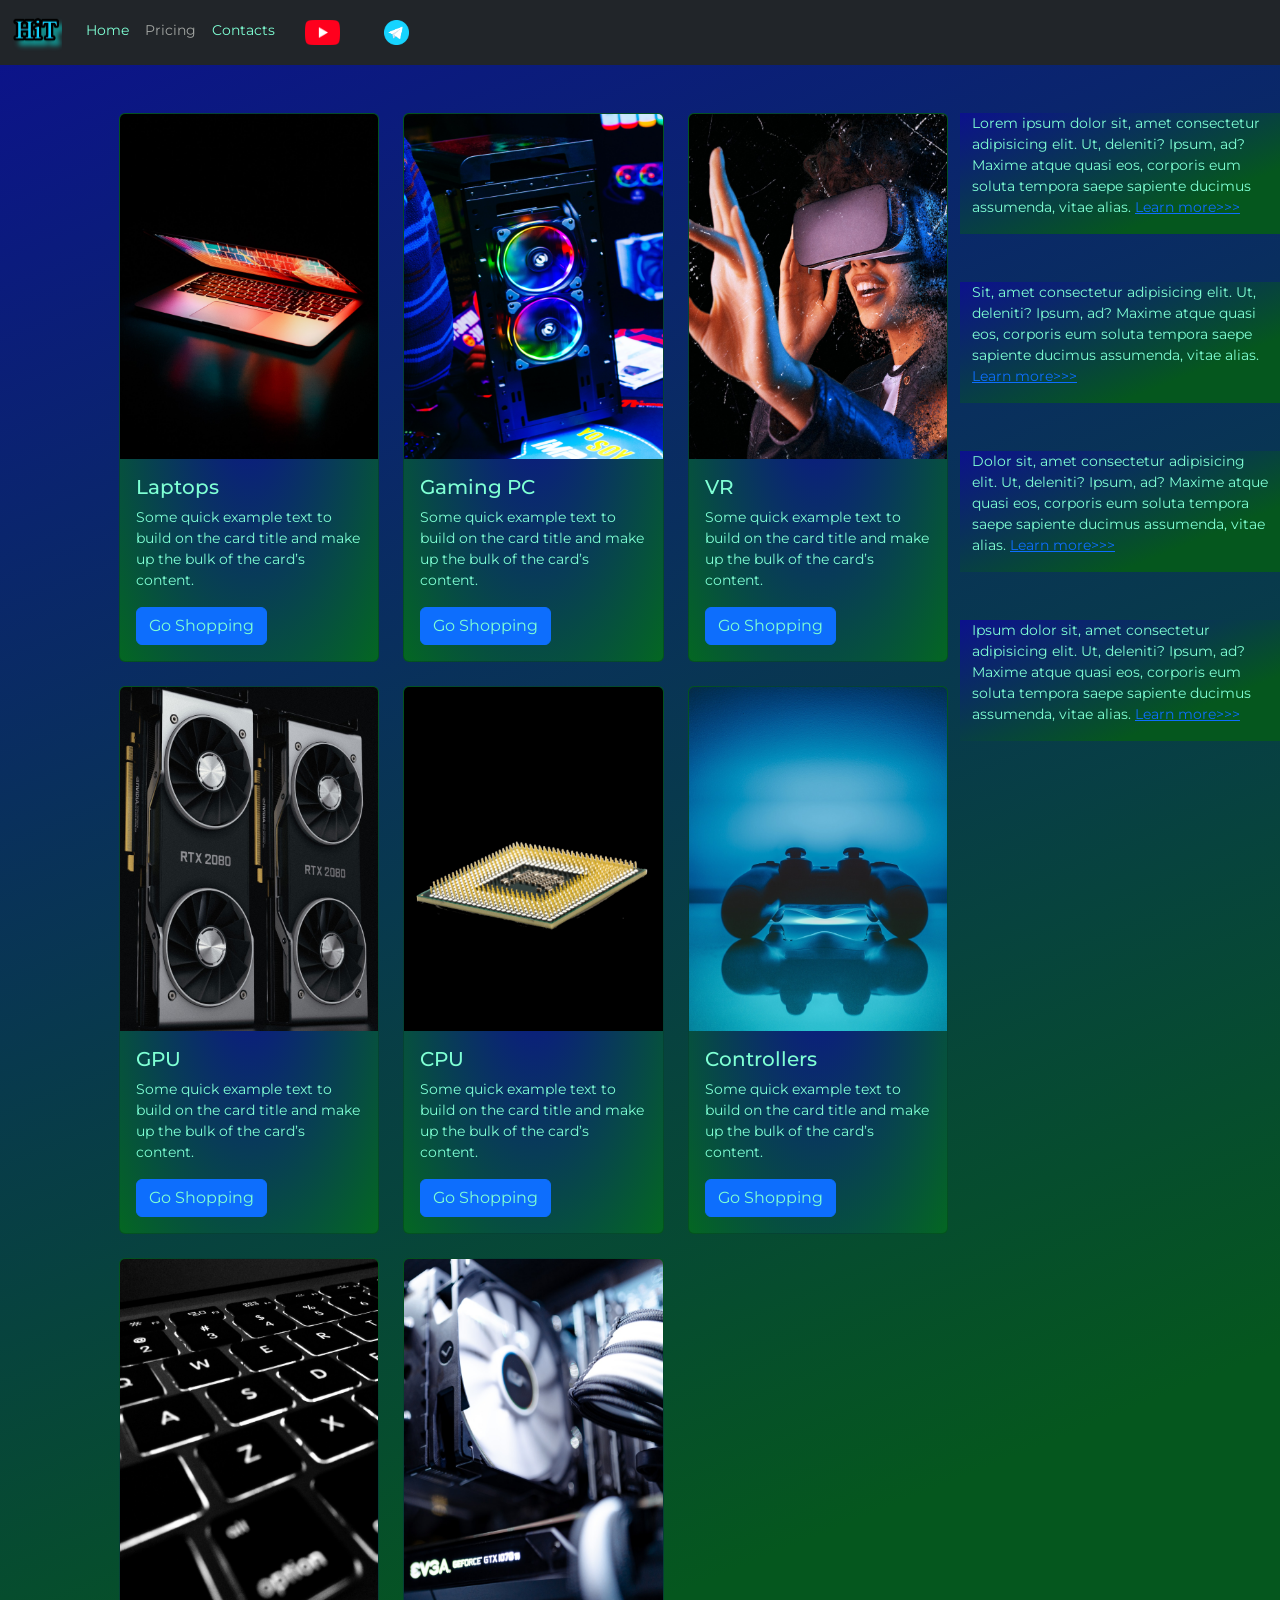
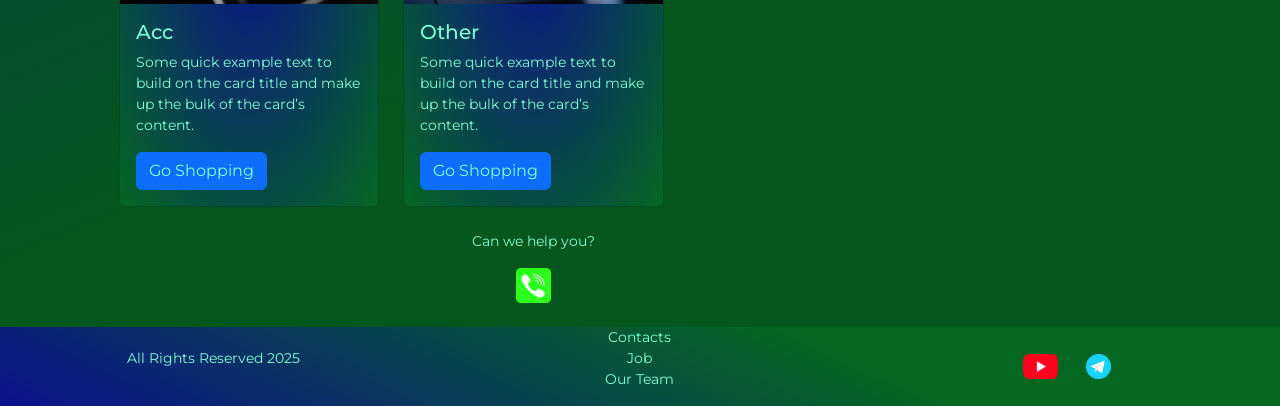
<file: pricing.html>
<!DOCTYPE html>
<html lang="en">

<head>
    <meta charset="UTF-8">
    <meta name="viewport" content="width=device-width, initial-scale=1.0">
    <link href="https://cdn.jsdelivr.net/npm/bootstrap@5.3.7/dist/css/bootstrap.min.css" rel="stylesheet"
        integrity="sha384-LN+7fdVzj6u52u30Kp6M/trliBMCMKTyK833zpbD+pXdCLuTusPj697FH4R/5mcr" crossorigin="anonymous">
    <link rel="stylesheet" href="source/styles/mycss.css">
    <title>HiT</title>
</head>

<body>
    <header>
        <nav class="navbar navbar-expand-lg bg-dark">
            <div class="container-fluid">
                <a class="navbar-brand" href="/"><img src="source/files/logo.png" alt="Page logo"></a>
                <button class="navbar-toggler" type="button" data-bs-toggle="collapse" data-bs-target="#navbarNav"
                    aria-controls="navbarNav" aria-expanded="false" aria-label="Toggle navigation">
                    <span class="navbar-toggler-icon"></span>
                </button>
                <div class="collapse navbar-collapse" id="navbarNav">
                    <ul class="navbar-nav">
                        <li class="nav-item">
                            <a class="nav-link" aria-current="page" href="/">Home</a>
                        </li>
                        <li class="nav-item">
                            <a class="nav-link active" href="pricing.html">Pricing</a>
                        </li>
                        <li class="nav-item">
                            <a class="nav-link" href="pricing.html">Contacts</a>
                        </li>
                        <li class="nav-item">
                            <a class="nav-link" href="pricing.html">
                                <img style="width: 35px; margin-inline: 1em;" src="source/files/yt.png" alt="...">
                            </a>
                        </li>
                        <li class="nav-item">
                            <a class="nav-link" href="pricing.html">
                                <img style="width: 25px; margin-inline: 1em;" src="source/files/tg.png" alt="...">
                            </a>
                        </li>
                    </ul>
                </div>
            </div>
        </nav>
    </header>

    <section>
        <div class="container-fluid mt-4">
            <div class="row">
                <div class="col-lg-1">
                </div>
                
                <div class="col-lg-8 col-md-12">
                    <div class="row">
                        <div class="col-lg-4 col-md-6 mt-4">
                            <div class="card">
                                <a href="#"><img src="source/images/laptop.png" class="card-img-top" alt="Laptop"></a>
                                <div class="card-body">
                                    <h5 class="card-title"><a href="#">Laptops</a></h5>
                                    <p class="card-text"><a href="#">
                                        Some quick example text to build on the card title and make up
                                            the bulk
                                            of the card’s content.
                                    </a></p>
                                    <a href="#" class="btn btn-primary">Go Shopping</a>
                                </div>
                            </div>
                        </div>
                        <div class="col-lg-4 col-md-6 mt-4">
                            <div class="card">
                                <img src="source/images/gaming pc.png" class="card-img-top" alt="Gaming PC">
                                <div class="card-body">
                                    <h5 class="card-title">Gaming PC</h5>
                                    <p class="card-text">Some quick example text to build on the card title and make up
                                        the bulk
                                        of the card’s content.</p>
                                    <a href="#" class="btn btn-primary">Go Shopping</a>
                                </div>
                            </div>
                        </div>
                        <div class="col-lg-4 col-md-6 mt-4">
                            <div class="card">
                                <img src="source/images/vr.png" class="card-img-top" alt="VR">
                                <div class="card-body">
                                    <h5 class="card-title">VR</h5>
                                    <p class="card-text">Some quick example text to build on the card title and make up
                                        the bulk
                                        of the card’s content.</p>
                                    <a href="#" class="btn btn-primary">Go Shopping</a>
                                </div>
                            </div>
                        </div>
                        <div class="col-lg-4 col-md-6 mt-4">
                            <div class="card">
                                <img src="source/images/gpu.png" class="card-img-top" alt="GPU">
                                <div class="card-body">
                                    <h5 class="card-title">GPU</h5>
                                    <p class="card-text">Some quick example text to build on the card title and make up
                                        the bulk
                                        of the card’s content.</p>
                                    <a href="#" class="btn btn-primary">Go Shopping</a>
                                </div>
                            </div>
                        </div>
                        <div class="col-lg-4 col-md-6 mt-4">
                            <div class="card">
                                <img src="source/images/cpu.png" class="card-img-top" alt="CPU">
                                <div class="card-body">
                                    <h5 class="card-title">CPU</h5>
                                    <p class="card-text">Some quick example text to build on the card title and make up
                                        the bulk
                                        of the card’s content.</p>
                                    <a href="#" class="btn btn-primary">Go Shopping</a>
                                </div>
                            </div>
                        </div>
                        <div class="col-lg-4 col-md-6 mt-4">
                            <div class="card">
                                <img src="source/images/controller.png" class="card-img-top" alt="Controllers">
                                <div class="card-body">
                                    <h5 class="card-title">Controllers</h5>
                                    <p class="card-text">Some quick example text to build on the card title and make up
                                        the bulk
                                        of the card’s content.</p>
                                    <a href="#" class="btn btn-primary">Go Shopping</a>
                                </div>
                            </div>
                        </div>
                        <div class="col-lg-4 col-md-6 mt-4">
                            <div class="card">
                                <img src="source/images/acc.png" class="card-img-top" alt="Acc">
                                <div class="card-body">
                                    <h5 class="card-title">Acc</h5>
                                    <p class="card-text">Some quick example text to build on the card title and make up
                                        the bulk
                                        of the card’s content.</p>
                                    <a href="#" class="btn btn-primary">Go Shopping</a>
                                </div>
                            </div>
                        </div>
                        <div class="col-lg-4 col-md-6 mt-4">
                            <div class="card">
                                <img src="source/images/other.png" class="card-img-top" alt="Other">
                                <div class="card-body">
                                    <h5 class="card-title">Other</h5>
                                    <p class="card-text">Some quick example text to build on the card title and make up
                                        the bulk
                                        of the card’s content.</p>
                                    <a href="#" class="btn btn-primary">Go Shopping</a>
                                </div>
                            </div>
                        </div>

                    </div>
                    <div class="col-lg-12 col-md-12 text-center mt-4">
                        <p>Can we help you?</p>
                    </div>
                    <div class="col-lg-12 col-md-12 text-center">
                        <img class="call-anim" style="width: 35px;" src="source/files/phone.png" alt="...">
                    </div>
                </div>
                
                <div class="col-lg-3 col-md-12">
                    <div class="row">
                        <div class="col-lg-12 sidebar my-4">
                            <p>Lorem ipsum dolor sit, amet consectetur adipisicing elit. Ut, deleniti? Ipsum, ad? Maxime atque quasi eos, corporis eum soluta tempora saepe sapiente ducimus assumenda, vitae alias. <a href="#">Learn more>>></a></p>
                        </div>
                        <div class="col-lg-12 sidebar my-4">
                            <p>Sit, amet consectetur adipisicing elit. Ut, deleniti? Ipsum, ad? Maxime atque quasi eos, corporis eum soluta tempora saepe sapiente ducimus assumenda, vitae alias. <a href="#">Learn more>>></a></p>
                        </div>
                        <div class="col-lg-12 sidebar my-4">
                            <p>Dolor sit, amet consectetur adipisicing elit. Ut, deleniti? Ipsum, ad? Maxime atque quasi eos, corporis eum soluta tempora saepe sapiente ducimus assumenda, vitae alias. <a href="#">Learn more>>></a></p>
                        </div>
                        <div class="col-lg-12 sidebar my-4">
                            <p>Ipsum dolor sit, amet consectetur adipisicing elit. Ut, deleniti? Ipsum, ad? Maxime atque quasi eos, corporis eum soluta tempora saepe sapiente ducimus assumenda, vitae alias. <a href="#">Learn more>>></a></p>
                        </div>
                    </div>
                </div>

            </div>
        </div>
    </section>

    <footer class="mt-4">
        <div class="container-fluid">
            <div class="row">
                <div class="col-lg-4 col-md-12 footer-text text-center">
                    <p>All Rights Reserved 2025</p>
                </div>
                <div class="col-lg-4 col-md-12 footer-text text-center">
                    <p>Contacts<br>Job<br>Our Team</p>
                </div>            
                <div class="col-lg-4 col-md-12 media-links">
                    <img style="width: 35px; margin-inline: 1em;" src="source/files/yt.png" alt="...">
                    <img style="width: 25px; margin-inline: 1em;" src="source/files/tg.png" alt="...">
                </div>
            </div>            
        </div>
    </footer>

    <script src="https://cdn.jsdelivr.net/npm/bootstrap@5.3.7/dist/js/bootstrap.bundle.min.js"
        integrity="sha384-ndDqU0Gzau9qJ1lfW4pNLlhNTkCfHzAVBReH9diLvGRem5+R9g2FzA8ZGN954O5Q"
        crossorigin="anonymous"></script>
</body>

</html>
</file>
<file: source/styles/mycss.css>
@import url('https://fonts.googleapis.com/css?family=Montserrat&display=swap');

body {
    font-family: Montserrat, serif;
    font-size: 14px;
    background: linear-gradient(158deg, #0c118d 0%, #05571e 74%);
}

p {
    color: aquamarine;
}

.nav-link {
    color: aquamarine;
}

/* изменение цвета активной ссылки */
.navbar-nav .nav-link.active {
    color: rgb(162, 165, 162);
}

/* уменьшение размера логотипа */
.navbar-brand img {
    width: 50px;
}

.navbar-toggler {
    background-color: rgb(162, 165, 162);
}

.sidebar {
    color: aquamarine;
    background: linear-gradient(158deg, #0c118d 0%, #05571e 74%);

}

.card {
    background: radial-gradient(#0c118d 0%, #046722 100%);
    color: aquamarine;
}

.card a {
    text-decoration: none;
    color: aquamarine;
}

/* Размещение по центру */
.slide-text, .footer-text {
    color: aquamarine;
    margin: auto auto;
}

footer,
.btn-outline-primary {
    background: linear-gradient(25deg, #0c118d 0%, #046722 65%);
}

.media-links {
    display: flex;
    justify-content: center;
    align-items: center;
}

.call-anim {
    animation: call 2s ease 0s infinite normal forwards;
}

@keyframes call {
	0%,
	100% {
		transform: translateX(0%);
		transform-origin: 50% 50%;
	}

	15% {
		transform: translateX(-30px) rotate(-6deg);
	}

	30% {
		transform: translateX(15px) rotate(6deg);
	}

	45% {
		transform: translateX(-15px) rotate(-3.6deg);
	}

	60% {
		transform: translateX(9px) rotate(2.4deg);
	}

	75% {
		transform: translateX(-6px) rotate(-1.2deg);
	}
}

/* Отключение кнопок карусели
на мобилках */
@media (max-width: 755px) {
    .carousel-indicators {
        display: none;
    }
}
</file>
